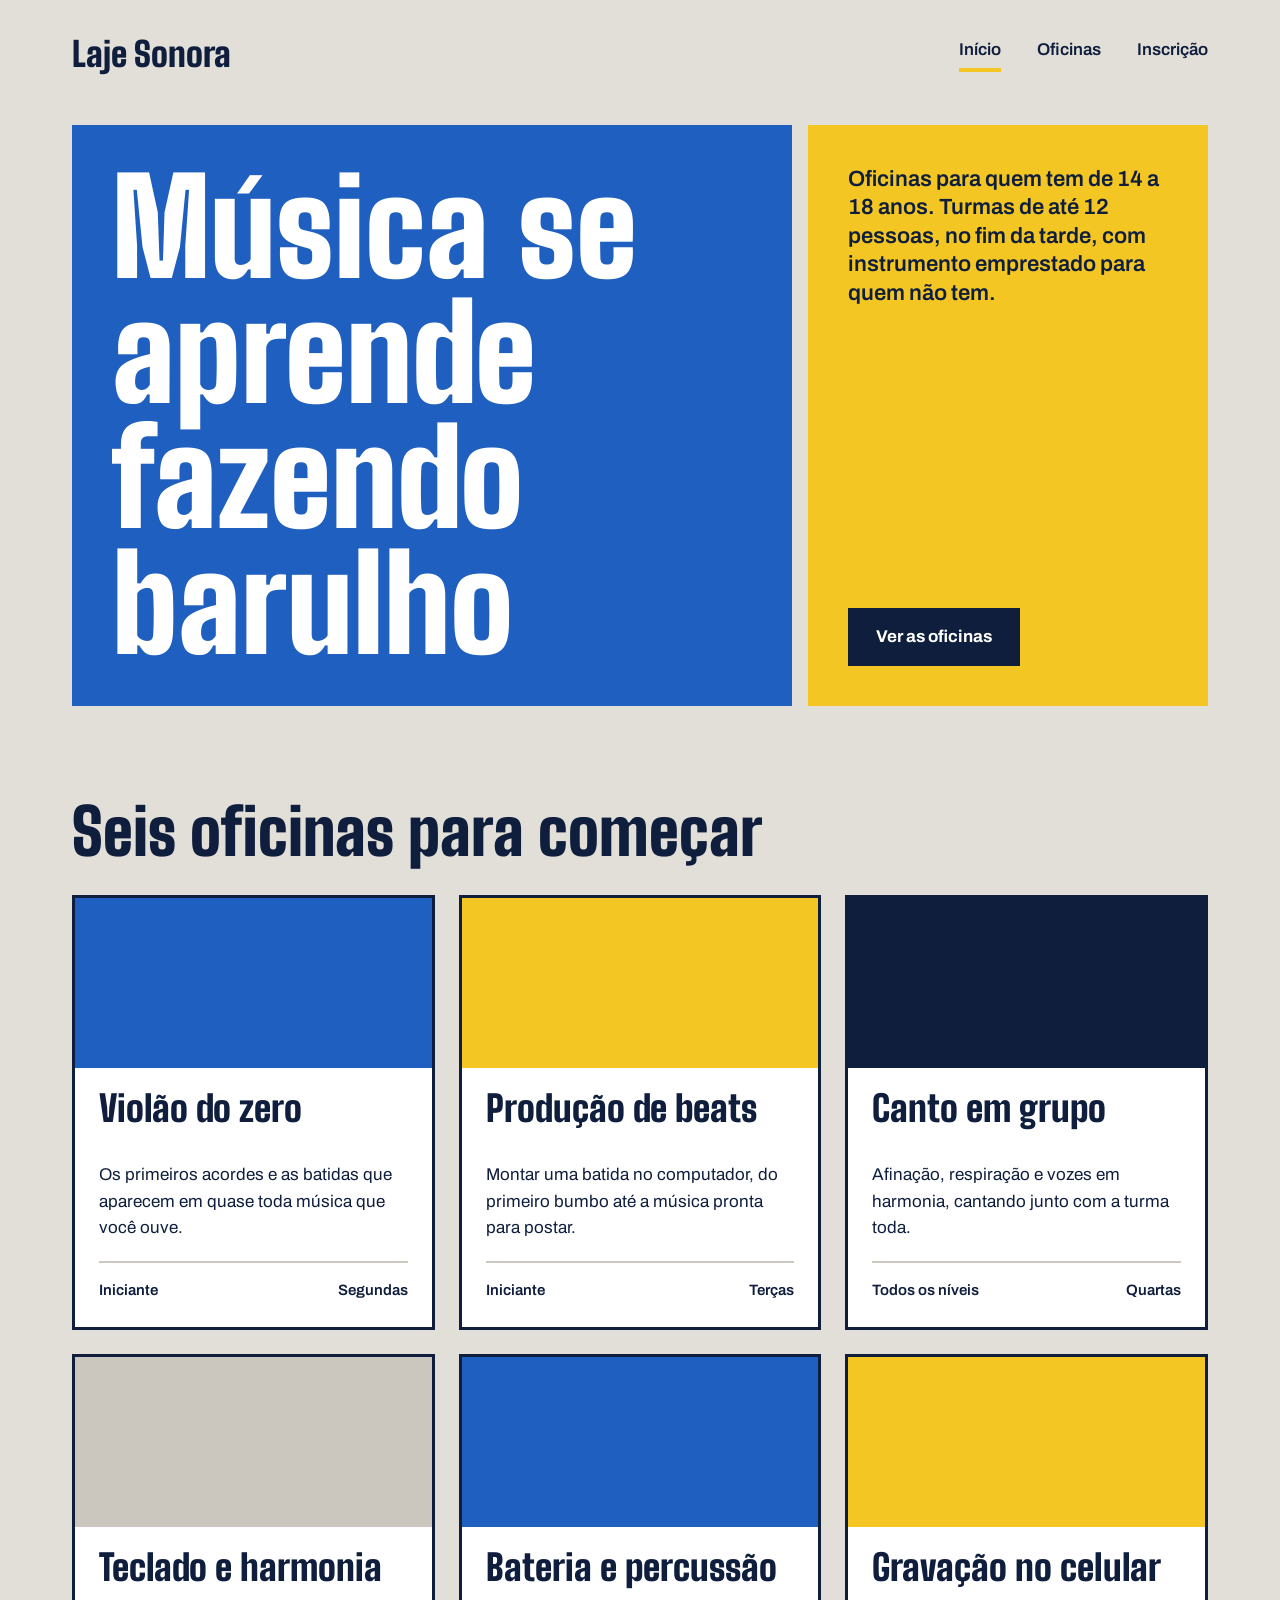
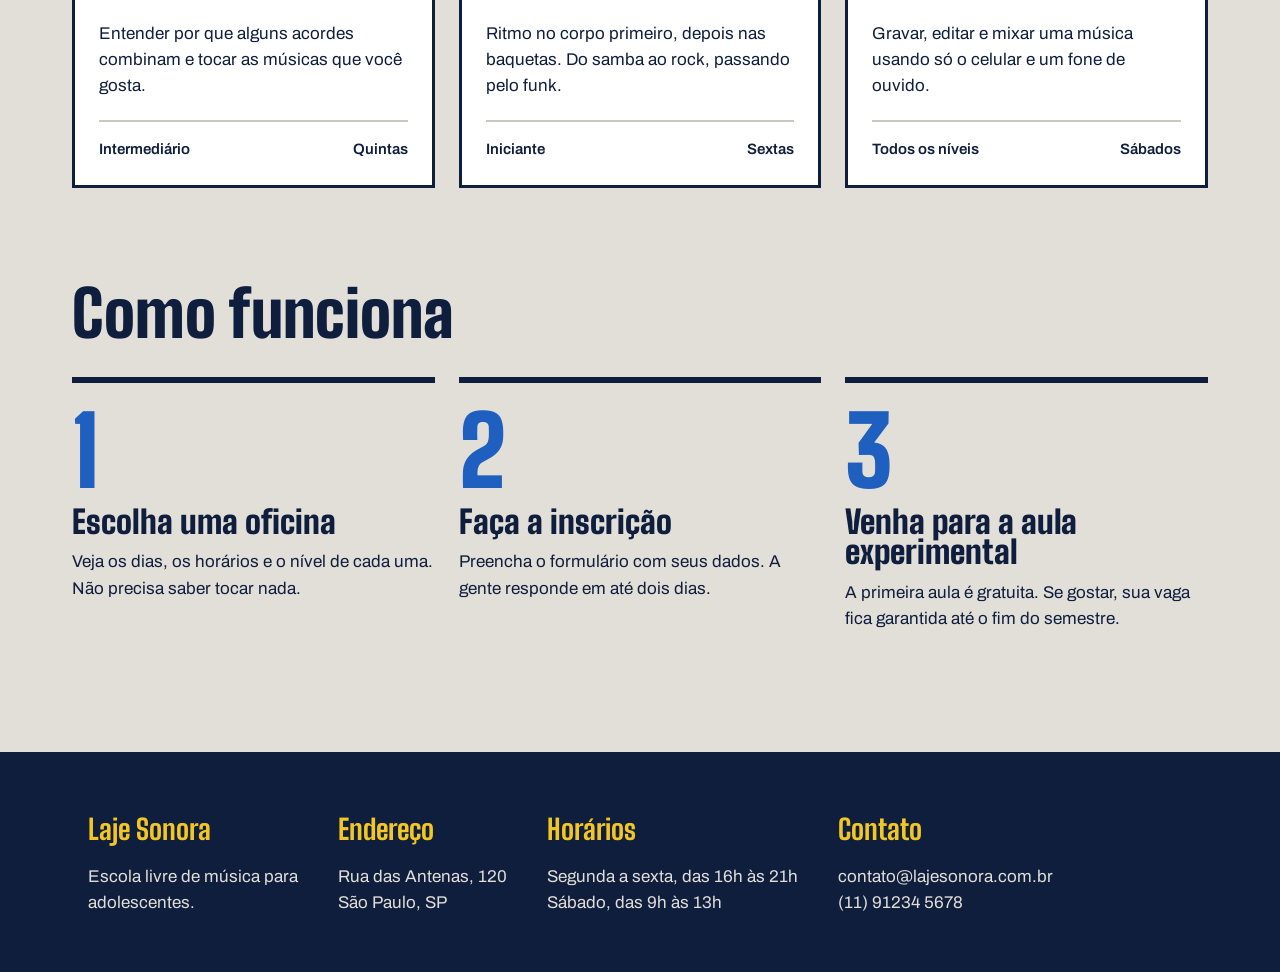
<file: index.html>
<!DOCTYPE html>
<html lang="pt-BR">
<head>
    <meta charset="UTF-8">
    <meta name="viewport" content="width=device-width, initial-scale=1.0">
    <title>Laje Sonora | Início</title>
    <link rel="preconnect" href="https://fonts.googleapis.com">
    <link rel="preconnect" href="https://fonts.gstatic.com" crossorigin>
    <link href="https://fonts.googleapis.com/css2?family=Archivo:ital,wght@0,100..900;1,100..900&family=Big+Shoulders:opsz,wght@10..72,100..900&display=swap" rel="stylesheet">
    <link rel="stylesheet" href="index.css">
</head>
<body>
    <header class="conteudo topo">
        <a href="index.html" class="logo">Laje Sonora</a>
        
        <nav class="menu">
            <a href="index.html" class="atual">Início</a>
            <a href="oficinas.html">Oficinas</a>
            <a href="inscricao.html">Inscrição</a>
        </nav>
    </header>

    <main>
        <section class="conteudo cartazes">
            <div class="cartaz cartaz-principal">
                <h1>Música se aprende fazendo barulho</h1>
            </div>
            <div class="cartaz cartaz-lateral">
                <p>Oficinas para quem tem de 14 a 18 anos. Turmas de até 12 pessoas, no fim da tarde, com instrumento emprestado para quem não tem.</p>

                <a href="oficinas.html" class="botao">Ver as oficinas</a>
            </div>
        </section>

        <section class="conteudo secao">
            <h2 class="titulo-secao">Seis oficinas para começar</h2>
            <div class="cards">
                <article class="card">
                    <div class="foto foto-azul"></div>
                    <div class="card-texto">
                        <h3>Violão do zero</h3>
                        <p>Os primeiros acordes e as batidas que aparecem em quase toda música que você ouve.</p>
                        <div class="card-info">
                            <span>
                                Iniciante
                            </span>
                            <span>
                                Segundas
                            </span>
                        </div>
                    </div>
                </article>

                <article class="card">
                    <div class="foto foto-amarela"></div>
                    <div class="card-texto">
                        <h3>Produção de beats</h3>
                        <p>Montar uma batida no computador, do primeiro bumbo até a música pronta para postar.</p>
                        <div class="card-info">
                            <span>
                                Iniciante
                            </span>
                            <span>
                                Terças
                            </span>
                        </div>
                    </div>
                </article>

                <article class="card">
                    <div class="foto foto-tinta"></div>
                    <div class="card-texto">
                        <h3>Canto em grupo</h3>
                        <p>Afinação, respiração e vozes em harmonia, cantando junto com a turma toda.</p>
                        <div class="card-info">
                            <span>
                                Todos os níveis
                            </span>
                            <span>
                                Quartas
                            </span>
                        </div>
                    </div>
                </article>

                <article class="card">
                    <div class="foto"></div>
                    <div class="card-texto">
                        <h3>Teclado e harmonia</h3>
                        <p>Entender por que alguns acordes combinam e tocar as músicas que você gosta.</p>
                        <div class="card-info">
                            <span>
                                Intermediário                 
                            </span>
                            <span>
                                Quintas
                            </span>
                        </div>
                    </div>
                </article>

                <article class="card">
                    <div class="foto foto-azul"></div>
                    <div class="card-texto">
                        <h3>Bateria e percussão</h3>
                        <p>Ritmo no corpo primeiro, depois nas baquetas. Do samba ao rock, passando pelo funk.</p>
                        <div class="card-info">
                            <span>
                                Iniciante                 
                            </span>
                            <span>
                                Sextas
                            </span>
                        </div>
                    </div>
                </article>

                <article class="card">
                    <div class="foto foto-amarela"></div>
                    <div class="card-texto">
                        <h3>Gravação no celular</h3>
                        <p>Gravar, editar e mixar uma música usando só o celular e um fone de ouvido.</p>
                        <div class="card-info">
                            <span>
                                Todos os níveis                 
                            </span>
                            <span>
                                Sábados
                            </span>
                        </div>
                    </div>
                </article>
            </div>
        </section>

        <section class="conteudo secao">
            <h2 class="titulo-secao">Como funciona</h2>
            <div class="passos">
                <div class="passo">
                    <p class="passo-numero">1</p>
                    <h3>Escolha uma oficina</h3>
                    <p>Veja os dias, os horários e o nível de cada uma. Não precisa saber tocar nada.</p>
                </div>
                <div class="passo">
                    <p class="passo-numero">2</p>
                    <h3>Faça a inscrição</h3>
                    <p>Preencha o formulário com seus dados. A gente responde em até dois dias.</p>
                </div>
                <div class="passo">
                    <p class="passo-numero">3</p>
                    <h3>Venha para a aula experimental</h3>
                    <p>A primeira aula é gratuita. Se gostar, sua vaga fica garantida até o fim do semestre.</p>
                </div>
            </div>
        </section>
    </main>

    <footer class="rodape">
        <div class="conteudo rodape-colunas">
            <div class="rodape-coluna">
                <h4>Laje Sonora</h4>

                <p>Escola livre de música para <br> adolescentes.</p>
            </div>
            <div class="rodape-coluna">
                <h4>Endereço</h4>

                <p>Rua das Antenas, 120 <br> São Paulo, SP</p>
            </div>
            <div class="rodape-coluna">
                <h4>Horários</h4>

                <p>Segunda a sexta, das 16h às 21h <br>Sábado, das 9h às 13h</p>
            </div>
            <div class="rodape-coluna">
                <h4>Contato</h4>

                <p>contato@lajesonora.com.br <br> (11) 91234 5678</p>
            </div>
        </div>
    </footer>
    
</body>
</html>
</file>
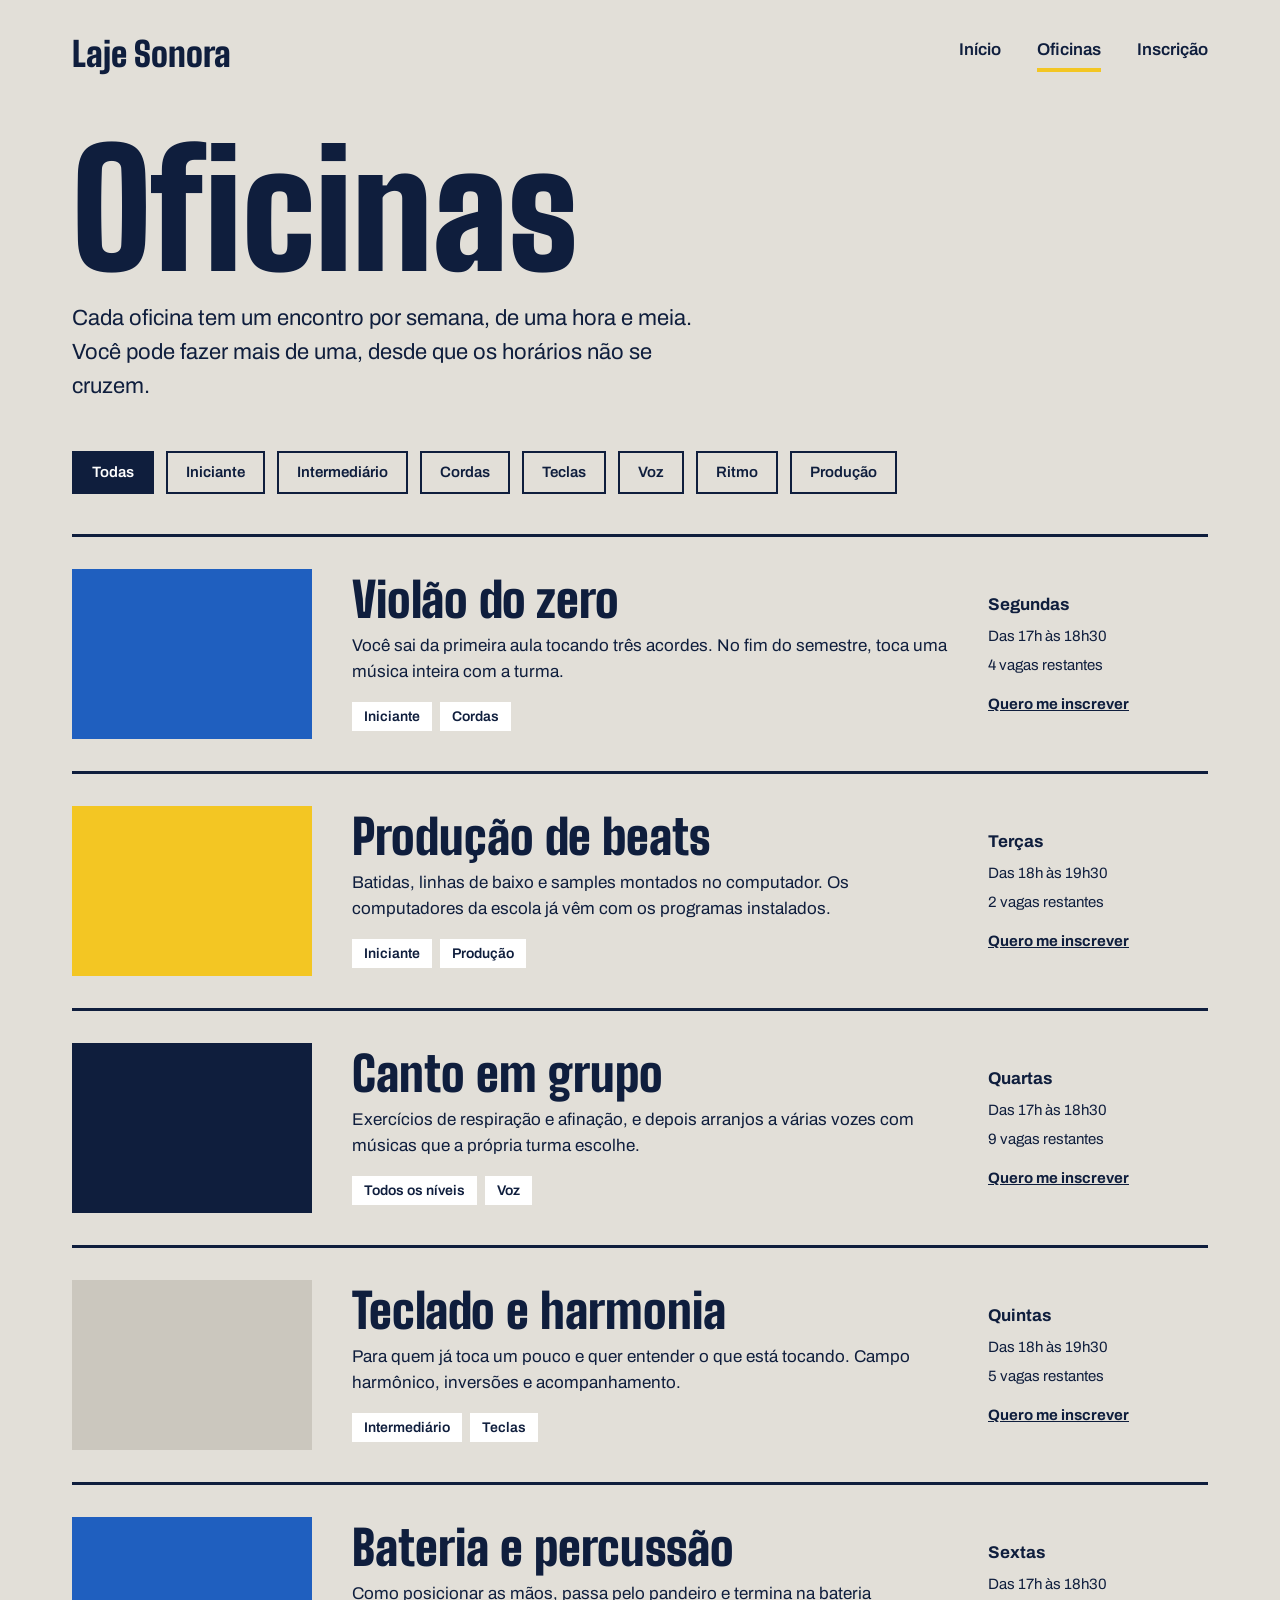
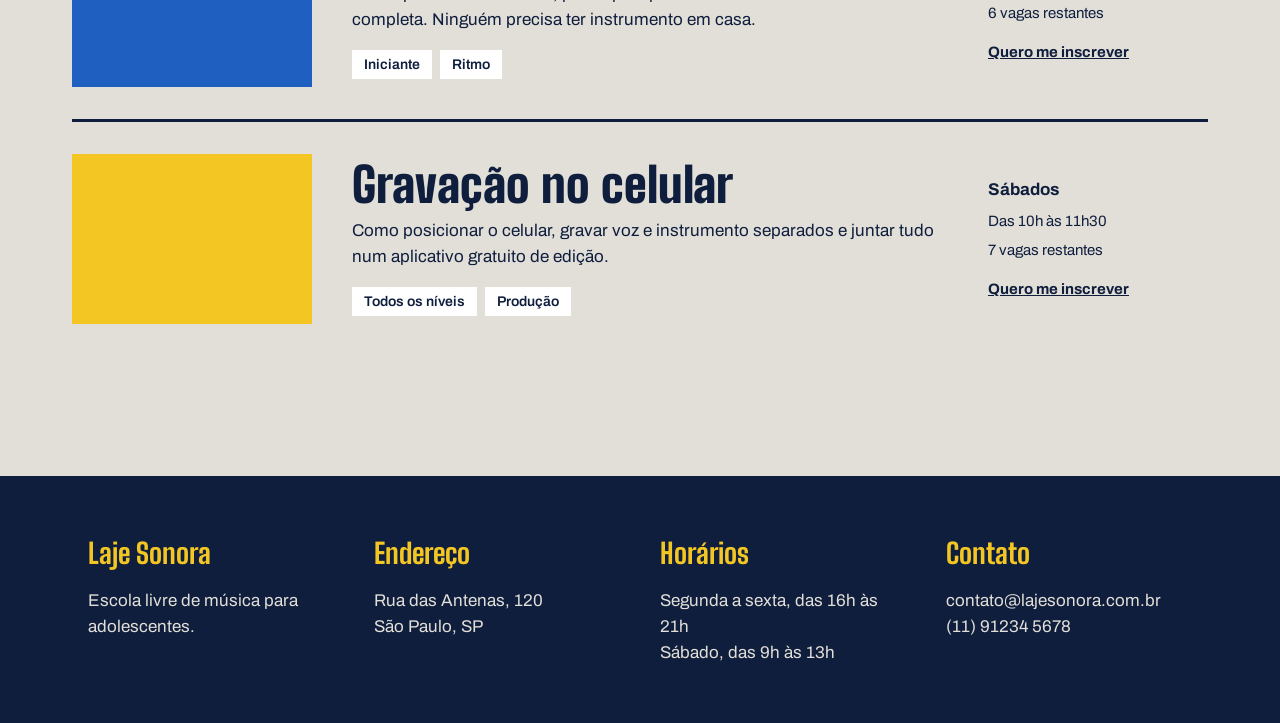
<file: oficinas.html>
<!DOCTYPE html>
<html lang="pt-BR">
<head>
    <meta charset="UTF-8">
    <meta name="viewport" content="width=device-width, initial-scale=1.0">
    <title>Laje Sonora | Oficinas</title>
    <link rel="preconnect" href="https://fonts.googleapis.com">
    <link rel="preconnect" href="https://fonts.gstatic.com" crossorigin>
    <link href="https://fonts.googleapis.com/css2?family=Archivo:ital,wght@0,100..900;1,100..900&family=Big+Shoulders:opsz,wght@10..72,100..900&display=swap" rel="stylesheet">
    <link rel="stylesheet" href="oficinas.css">
</head>
<body>
    <header class="conteudo topo">
        <a href="index.html" class="logo">Laje Sonora</a>
        
        <nav class="menu">
            <a href="index.html" >Início</a>
            <a href="oficinas.html" class="atual">Oficinas</a>
            <a href="inscricao.html">Inscrição</a>
        </nav>
    </header>

    <main class="conteudo">
        <h1 class="titulo-pagina">Oficinas</h1>
        <p class="subtitulo-pagina">Cada oficina tem um encontro por semana, de uma hora e meia. Você pode fazer mais de uma, desde que os horários não se cruzem.</p>

        <div class="filtros">
            <span class="filtro ativo">Todas</span>
            <span class="filtro">Iniciante</span>
            <span class="filtro">Intermediário</span>
            <span class="filtro">Cordas</span>
            <span class="filtro">Teclas</span>
            <span class="filtro">Voz</span>
            <span class="filtro">Ritmo</span>
            <span class="filtro">Produção</span>
        </div>

        <div class="Lista">
            <article class="oficina">
                <div class="foto foto-azul"></div>
               
                <div class="oficina-texto">
                    <h2>Violão do zero</h2>
                    <p>Você sai da primeira aula tocando três acordes. No fim do semestre, toca uma música inteira com a turma.</p>
                    <div class="etiquetas">
                        <span class="etiqueta">Iniciante</span>
                        <span class="etiqueta">Cordas</span>
                    </div>
                </div>

                <div class="oficina-detalhes">
                    <strong>Segundas</strong>
                    <span>Das 17h às 18h30</span>
                    <span>4 vagas restantes</span>
                    <a href="inscricao.html">Quero me inscrever</a>
                </div>
            </article>

            <article class="oficina">
                <div class="foto foto-amarela"></div>

                <div class="oficina-texto">
                    <h2>Produção de beats</h2>
                    <p>Batidas, linhas de baixo e samples montados no computador. Os computadores da escola já vêm com os programas instalados.</p>
                    <div class="etiquetas">
                        <span class="etiqueta">Iniciante</span>
                        <span class="etiqueta">Produção</span>
                    </div>
                </div>

                <div class="oficina-detalhes">
                    <strong>Terças</strong>
                    <span>Das 18h às 19h30</span>
                    <span>2 vagas restantes</span>
                    <a href="inscricao.html">Quero me inscrever</a>
                </div>
            </article>

            <article class="oficina">
                <div class="foto foto-tinta"></div>

                <div class="oficina-texto">
                    <h2>Canto em grupo</h2>
                    <p>Exercícios de respiração e afinação, e depois arranjos a várias vozes com músicas que a própria turma escolhe.</p>
                    <div class="etiquetas">
                        <span class="etiqueta">Todos os níveis</span>
                        <span class="etiqueta">Voz</span>
                    </div>
                </div>

                <div class="oficina-detalhes">
                    <strong>Quartas</strong>
                    <span>Das 17h às 18h30</span>
                    <span>9 vagas restantes</span>
                    <a href="inscricao.html">Quero me inscrever</a>
                </div>
            </article>

            <article class="oficina">
                <div class="foto"></div>

                <div class="oficina-texto">
                    <h2>Teclado e harmonia</h2>
                    <p>Para quem já toca um pouco e quer entender o que está tocando. Campo harmônico, inversões e acompanhamento.</p>
                    <div class="etiquetas">
                        <span class="etiqueta">Intermediário</span>
                        <span class="etiqueta">Teclas</span>
                    </div>
                </div>

                <div class="oficina-detalhes">
                    <strong>Quintas</strong>
                    <span>Das 18h às 19h30</span>
                    <span>5 vagas restantes</span>
                    <a href="inscricao.html">Quero me inscrever</a>
                </div>
            </article>

            <article class="oficina">
                <div class="foto foto-azul"></div>

                <div class="oficina-texto">
                    <h2>Bateria e percussão</h2>
                    <p>Como posicionar as mãos, passa pelo pandeiro e termina na bateria completa. Ninguém precisa ter instrumento em casa.</p>
                    <div class="etiquetas">
                        <span class="etiqueta">Iniciante</span>
                        <span class="etiqueta">Ritmo</span>
                    </div>
                </div>

                <div class="oficina-detalhes">
                    <strong>Sextas</strong>
                    <span>Das 17h às 18h30</span>
                    <span>6 vagas restantes</span>
                    <a href="inscricao.html">Quero me inscrever</a>
                </div>
            </article>

            <article class="oficina">
                <div class="foto foto-amarela"></div>

                <div class="oficina-texto">
                    <h2>Gravação no celular</h2>
                    <p>Como posicionar o celular, gravar voz e instrumento separados e juntar tudo num aplicativo gratuito de edição.</p>
                    <div class="etiquetas">
                        <span class="etiqueta">Todos os níveis</span>
                        <span class="etiqueta">Produção</span>
                    </div>
                </div>

                <div class="oficina-detalhes">
                    <strong>Sábados</strong>
                    <span>Das 10h às 11h30</span>
                    <span>7 vagas restantes</span>
                    <a href="inscricao.html">Quero me inscrever</a>
                </div>
            </article>
        </div>
    </main>
    <footer class="rodape">
        <div class="conteudo rodape-colunas">
            <div class="rodape-coluna">
                <h4>Laje Sonora</h4>

                <p>Escola livre de música para <br> adolescentes.</p>
            </div>
            <div class="rodape-coluna">
                <h4>Endereço</h4>

                <p>Rua das Antenas, 120 <br> São Paulo, SP</p>
            </div>
            <div class="rodape-coluna">
                <h4>Horários</h4>
                
                <p>Segunda a sexta, das 16h às 21h <br>Sábado, das 9h às 13h</p>
            </div>
            <div class="rodape-coluna">
                <h4>Contato</h4>

                <p>contato@lajesonora.com.br <br> (11) 91234 5678</p>
            </div>
        </div>
    </footer>
    
</body>
</html>
</file>
<file: index.css>
* {
    margin: 0;
    padding: 0;
    box-sizing: border-box;
}

:root {
    --concreto: #E2DFD8;

    --concreto-escuro: #CBC7BE;

    --tinta: #0F1E3D;

    --caixa-dagua: #1F5FBF;

    --fita: #F3C623;

    --branco: #FFFFFF;

    --fonte-cartaz:"Big Shoulders", "Arial Narrow", sans-serif;

    --fonte-texto: "Archivo", Arial, sans-serif;
}

body {
    background-color: var(--concreto);
    color: var(--tinta);
    font-family: var(--fonte-texto);
    font-size: 17px;
    line-height: 1.55;
}

a {
    color: inherit;
}

h1,h2, h3 {
    font-family: var(--fonte-cartaz);
    font-weight: 900;
    line-height: 0.95;
}

.conteudo {
    max-width: 1200px;
    margin-inline: auto;
    padding-inline: 32px;
}

.topo {
    padding-block: 28px;
    display: flex;
    justify-content: space-between;
    align-items: center;
}

.logo {
    font-family: var(--fonte-cartaz);
    font-size: 34px;
    font-weight: 900;
    text-decoration: none;
}

.menu {
    display: flex;
    gap: 36px;
}

.menu a {
    font-weight: 600;
    text-decoration: none;
    padding-bottom: 4px;
    border-bottom: 4px solid transparent;
}

.menu a:hover {
    border-bottom-color: var(--tinta);
}

.menu a.atual {
    border-bottom-color: var(--fita);
}

.cartazes {
    margin-top: 16px;
    display: flex;
    gap: 16px;
}

.cartaz {
    padding: 40px;
}

.cartaz-principal {
    background: var(--caixa-dagua);
    color: var(--branco);
    flex: 2;

    h1 {
        font-size: 132px;
        max-width: 9ch;
    }
}

.cartaz-lateral {
    background: var(--fita);
    flex: 1;
    display: flex;
    flex-direction: column;
    justify-content: space-between;
    gap: 32px;
    align-items: flex-start;

    p {
        font-size: 22px;
        font-weight: 600;
        line-height: 1.3;
    }
}

.botao {
    background: var(--tinta);
    color: var(--branco);
    font-weight: 700;
    text-decoration: none;
    padding: 16px 28px;
    border: none;
    font-family: var(--fonte-texto);
    font-size: 17px;
    cursor: pointer;
}

.botao:hover {
    background: var(--caixa-dagua);

}

.secao {
    margin-top: 96px;
}

.titulo-secao {
    font-size: 64px;
    margin-bottom: 32px;
}

.cards {
    display: flex;
    flex-wrap: wrap;
    gap: 24px;
}

.card {
    background: var(--branco);
    border: 3px solid var(--tinta);
    flex: 1 1 340px;
}

.card .foto{
    height: 170px;
}

.foto {
    background: var(--concreto-escuro);
}

.foto-azul {
    background: var(--caixa-dagua);
}

.foto-amarela {
    background: var(--fita);
}

.foto-tinta {
    background: var(--tinta);
}

.card-texto {
    padding: 24px;
}

.card h3 {
    font-size: 36px;
    margin-bottom: 36px;
}

.card-info {
    margin-top: 20px;
    padding-top: 16px;
    border-top: 2px solid var(--concreto-escuro);
    font-weight: 600;
    font-size: 15px;
    display: flex;
    justify-content: space-between;
}

.passos {
  display: flex;
  gap: 24px;
}

.passo {
    border-top: 6px solid var(--tinta);
    padding-top: 20px;
    flex: 1;
}

.passo-numero {
    font-family: var(--fonte-cartaz);
    font-size: 96px;
    font-weight: 900;
    line-height: 1;
    color: var(--caixa-dagua);
}

.passo h3 {
    font-size: 32px;
    margin-block: 8px 12px;
}

.rodape {
    margin-top: 120px;
    background: var(--tinta);
    color: var(--concreto); 
    padding: 56px;
}

.rodape-colunas {
    display: flex;
    gap: 40px;
    flex: 1;
}

.rodape h4{
    font-family: var(--fonte-cartaz);
    font-size: 28px;
    color: var(--fita);
    margin-bottom: 12px;
}
</file>
<file: oficinas.css>
* {
    margin: 0;
    padding: 0;
    box-sizing: border-box;
}

:root {
    --concreto: #E2DFD8;
    --concreto-escuro: #CBC7BE;
    --tinta: #0F1E3D;
    --caixa-dagua: #1F5FBF;
    --fita: #F3C623;
    --branco: #FFFFFF;
    --fonte-cartaz: "Big Shoulders", "Arial Narrow", sans-serif;
    --fonte-texto: "Archivo", Arial, sans-serif;
}

body {
    background-color: var(--concreto);
    color: var(--tinta);
    font-family: var(--fonte-texto);
    font-size: 17px;
    line-height: 1.55;
}

a {
    color: inherit;
}

h1, h2, h3 {
    font-family: var(--fonte-cartaz);
    font-weight: 900;
    line-height: 0.95;
}

.conteudo {
    max-width: 1200px;
    margin-inline: auto;
    padding-inline: 32px;
}

.topo {
    padding-block: 28px;
    display: flex;
    justify-content: space-between;
    align-items: center;
}

.logo {
    font-family: var(--fonte-cartaz);
    font-size: 34px;
    font-weight: 900;
    text-decoration: none;
}

.menu {
    display: flex;
    gap: 36px;
}

.menu a {
    font-weight: 600;
    text-decoration: none;
    padding-bottom: 4px;
    border-bottom: 4px solid transparent;
}

.menu a:hover {
    border-bottom-color: var(--tinta);
}

.menu a.atual {
    border-bottom-color: var(--fita);
}

.foto {
    background: var(--concreto-escuro);
}

.foto-azul {
    background: var(--caixa-dagua);
}

.foto-amarela {
    background: var(--fita);
}

.foto-tinta {
    background: var(--tinta);
}

.rodape {
    margin-top: 120px;
    background: var(--tinta);
    color: var(--concreto);
    padding: 56px;
}

.rodape-colunas {
    display: flex;
    gap: 40px;
    flex: 1;
}

.rodape-coluna {
    flex: 1;
}

.rodape h4 {
    font-family: var(--fonte-cartaz);
    font-size: 28px;
    color: var(--fita);
    margin-bottom: 12px;
}

.titulo-pagina {
    font-size: 160px;
    margin-top: 24px;
}

.subtitulo-pagina {
    font-size: 22px;
    max-width: 640px;
    margin-top: 16px;
}

.filtros {
    margin-top: 48px;
    display: flex;
    flex-wrap: wrap;
    gap: 12px;
}

.filtro {
    border: 2px solid var(--tinta);
    padding: 8px 18px;
    font-weight: 600;
    font-size: 15px;
}

.filtro.ativo {
    background: var(--tinta);
    color: var(--branco);
}

.Lista {
    margin-top: 40px;
}

.oficina {
    padding-block: 32px;
    border-top: 3px solid var(--tinta);
    display: flex;
    align-items: center;
    gap: 40px;
}

.oficina .foto {
    width: 240px;
    height: 170px;
    flex-shrink: 0;
}

.oficina-texto {
    flex: 1;
}

.oficina h2 {
    font-size: 48px;
    margin-bottom: 10px;
}

.etiquetas {
    margin-top: 16px;
    display: flex;
    gap: 8px;
}

.etiqueta {
    background: var(--branco);
    padding: 4px 12px;
    font-size: 14px;
    font-weight: 600;
}

.oficina-detalhes {
    width: 220px;
    font-size: 15px;
    display: flex;
    flex-direction: column;
    gap: 6px;
}

.oficina-detalhes strong {
    font-size: 17px;
}

.oficina-detalhes a {
    margin-top: 10px;
    font-weight: 700;
}
</file>
